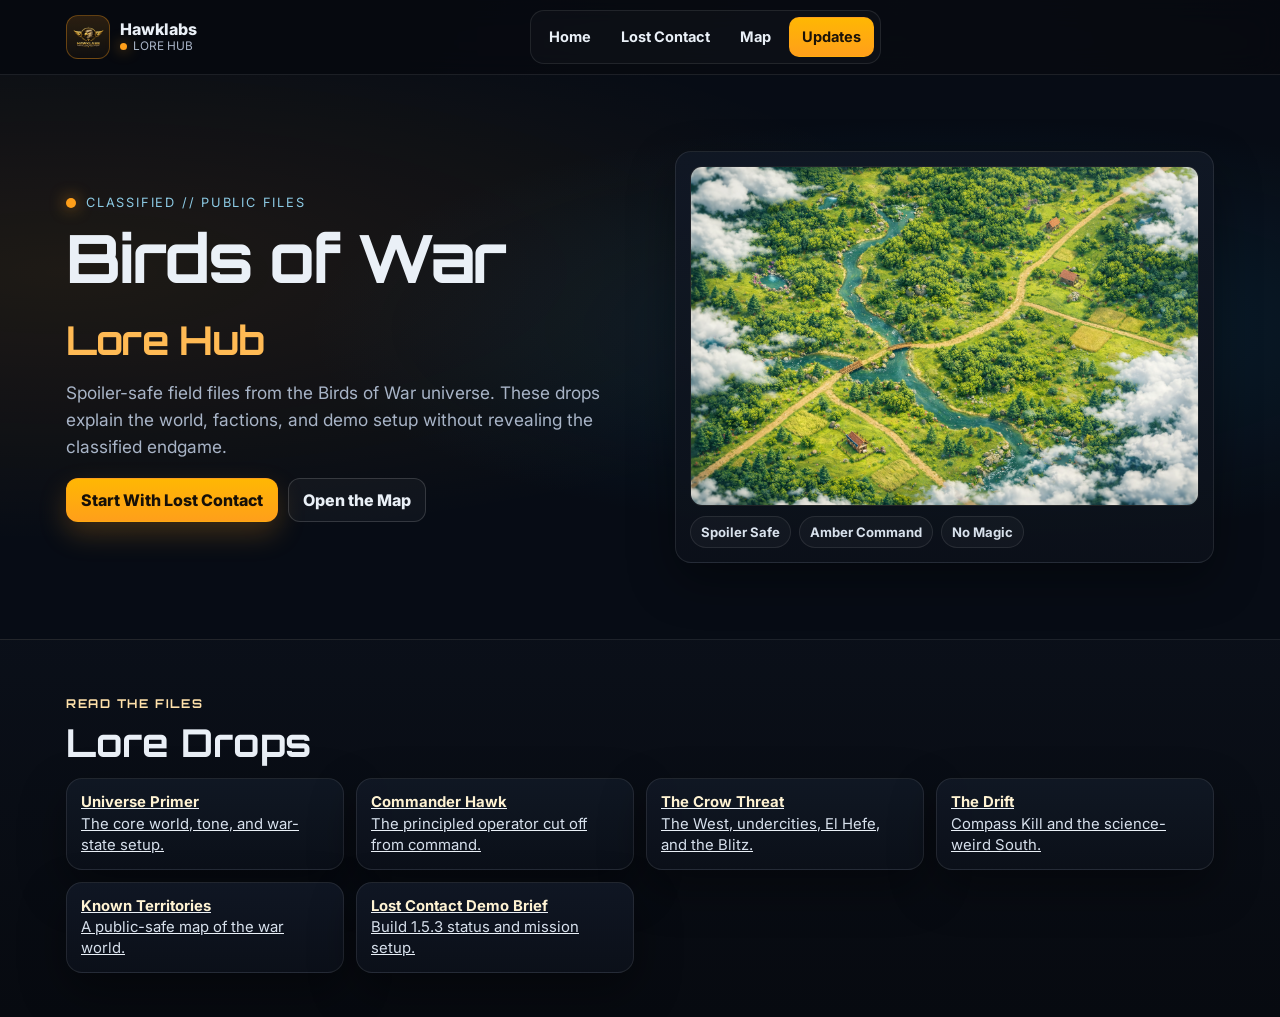
<file: lore/index.html>
<!doctype html>
<html lang="en">
<head>
  <meta charset="utf-8" />
  <meta name="viewport" content="width=device-width,initial-scale=1" />
  <title>Hawklabs - Birds of War Lore Hub</title>
  <meta name="description" content="Spoiler-safe Birds of War lore drops from Hawklabs." />
  <link rel="preconnect" href="https://fonts.googleapis.com" />
  <link rel="preconnect" href="https://fonts.gstatic.com" crossorigin />
  <link href="https://fonts.googleapis.com/css2?family=Orbitron:wght@500;700&family=Inter:wght@400;600;700;800&display=swap" rel="stylesheet" />
  <link rel="stylesheet" href="/styles.css" />
</head>
<body>
  <header class="hl-topbar-wrap">
    <div class="hl-topbar">
      <a class="hl-brand" href="/" aria-label="Hawklabs home">
        <span class="hl-brand-btn" aria-hidden="true"><img src="/assets/button_logo_brand.png" alt="" /></span>
        <span class="hl-brand-text">
          <span class="hl-brand-title">Hawklabs</span>
          <span class="hl-brand-sub"><span class="dot"></span>LORE HUB</span>
        </span>
      </a>
      <nav class="hl-nav" aria-label="Primary">
        <a href="/">Home</a>
        <a href="/#game">Lost Contact</a>
        <a href="/#map">Map</a>
        <a href="/#contact" class="is-cta">Updates</a>
      </nav>
    </div>
  </header>

  <main>
    <section class="hl-hero">
      <div class="hl-hero-inner">
        <div class="hl-hero-copy">
          <div class="hl-kicker"><span class="amber-dot"></span>CLASSIFIED // PUBLIC FILES</div>
          <h1>Birds of War<br /><span class="dim">Lore Hub</span></h1>
          <p>
            Spoiler-safe field files from the Birds of War universe. These drops explain
            the world, factions, and demo setup without revealing the classified endgame.
          </p>
          <div class="hl-hero-actions">
            <a class="hl-btn primary" href="/lore/lost-contact/">Start With Lost Contact</a>
            <a class="hl-btn" href="/lore/known-territories/">Open the Map</a>
          </div>
        </div>
        <aside class="hl-hero-card">
          <img src="/assets/north_landscape.png" alt="Northern Territory landscape" />
          <div class="meta">
            <span class="hl-chip">Spoiler Safe</span>
            <span class="hl-chip">Amber Command</span>
            <span class="hl-chip">No Magic</span>
          </div>
        </aside>
      </div>
    </section>

    <section class="hl-section">
      <div class="hl-section-head">
        <p class="eyebrow">Read the files</p>
        <h2>Lore Drops</h2>
      </div>
      <div class="hl-mini-grid hl-lore-grid">
        <a class="hl-card" href="/lore/universe/">
          <div class="caption"><strong>Universe Primer</strong><br />The core world, tone, and war-state setup.</div>
        </a>
        <a class="hl-card" href="/lore/commander-hawk/">
          <div class="caption"><strong>Commander Hawk</strong><br />The principled operator cut off from command.</div>
        </a>
        <a class="hl-card" href="/lore/crow-threat/">
          <div class="caption"><strong>The Crow Threat</strong><br />The West, undercities, El Hefe, and the Blitz.</div>
        </a>
        <a class="hl-card" href="/lore/the-drift/">
          <div class="caption"><strong>The Drift</strong><br />Compass Kill and the science-weird South.</div>
        </a>
        <a class="hl-card" href="/lore/known-territories/">
          <div class="caption"><strong>Known Territories</strong><br />A public-safe map of the war world.</div>
        </a>
        <a class="hl-card" href="/lore/lost-contact/">
          <div class="caption"><strong>Lost Contact Demo Brief</strong><br />Build 1.5.3 status and mission setup.</div>
        </a>
      </div>
    </section>
  </main>
</body>
</html>
</file>
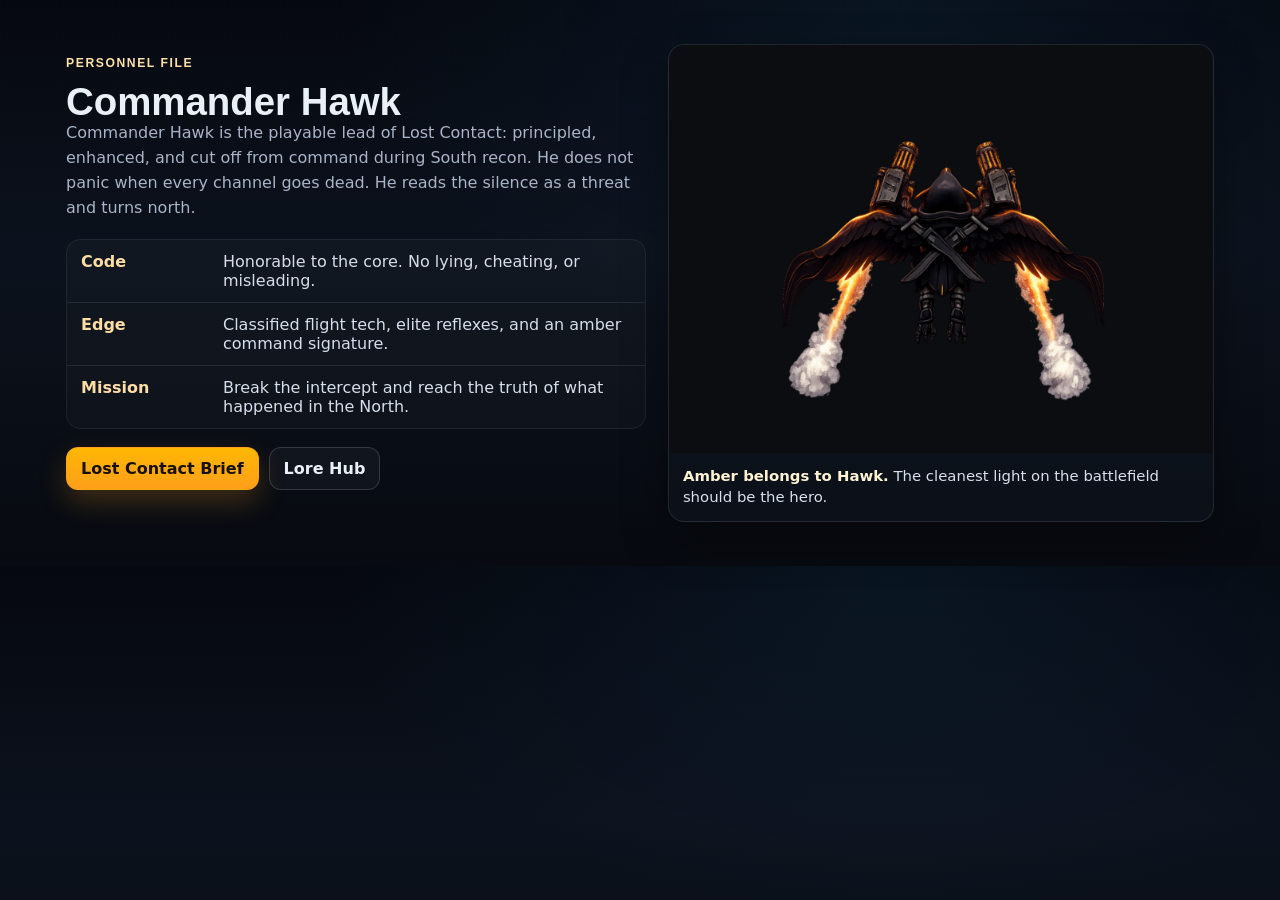
<file: lore/commander-hawk/index.html>
<!doctype html>
<html lang="en">
<head>
  <meta charset="utf-8" />
  <meta name="viewport" content="width=device-width,initial-scale=1" />
  <title>Commander Hawk - Birds of War</title>
  <link rel="stylesheet" href="/styles.css" />
</head>
<body>
  <main class="hl-section hl-split">
    <div>
      <p class="eyebrow">Personnel File</p>
      <h2>Commander Hawk</h2>
      <p class="sub">
        Commander Hawk is the playable lead of Lost Contact: principled, enhanced,
        and cut off from command during South recon. He does not panic when every channel
        goes dead. He reads the silence as a threat and turns north.
      </p>
      <div class="hl-ladder">
        <div class="hl-ladder-row"><div class="label">Code</div><div class="desc">Honorable to the core. No lying, cheating, or misleading.</div></div>
        <div class="hl-ladder-row"><div class="label">Edge</div><div class="desc">Classified flight tech, elite reflexes, and an amber command signature.</div></div>
        <div class="hl-ladder-row"><div class="label">Mission</div><div class="desc">Break the intercept and reach the truth of what happened in the North.</div></div>
      </div>
      <div class="hl-brand-actions"><a class="hl-btn primary" href="/lore/lost-contact/">Lost Contact Brief</a><a class="hl-btn" href="/lore/">Lore Hub</a></div>
    </div>
    <article class="hl-card hl-media-card">
      <img src="/assets/commander_hawk_boost.png" alt="Commander Hawk boosting north" />
      <div class="caption"><strong>Amber belongs to Hawk.</strong> The cleanest light on the battlefield should be the hero.</div>
    </article>
  </main>
</body>
</html>
</file>
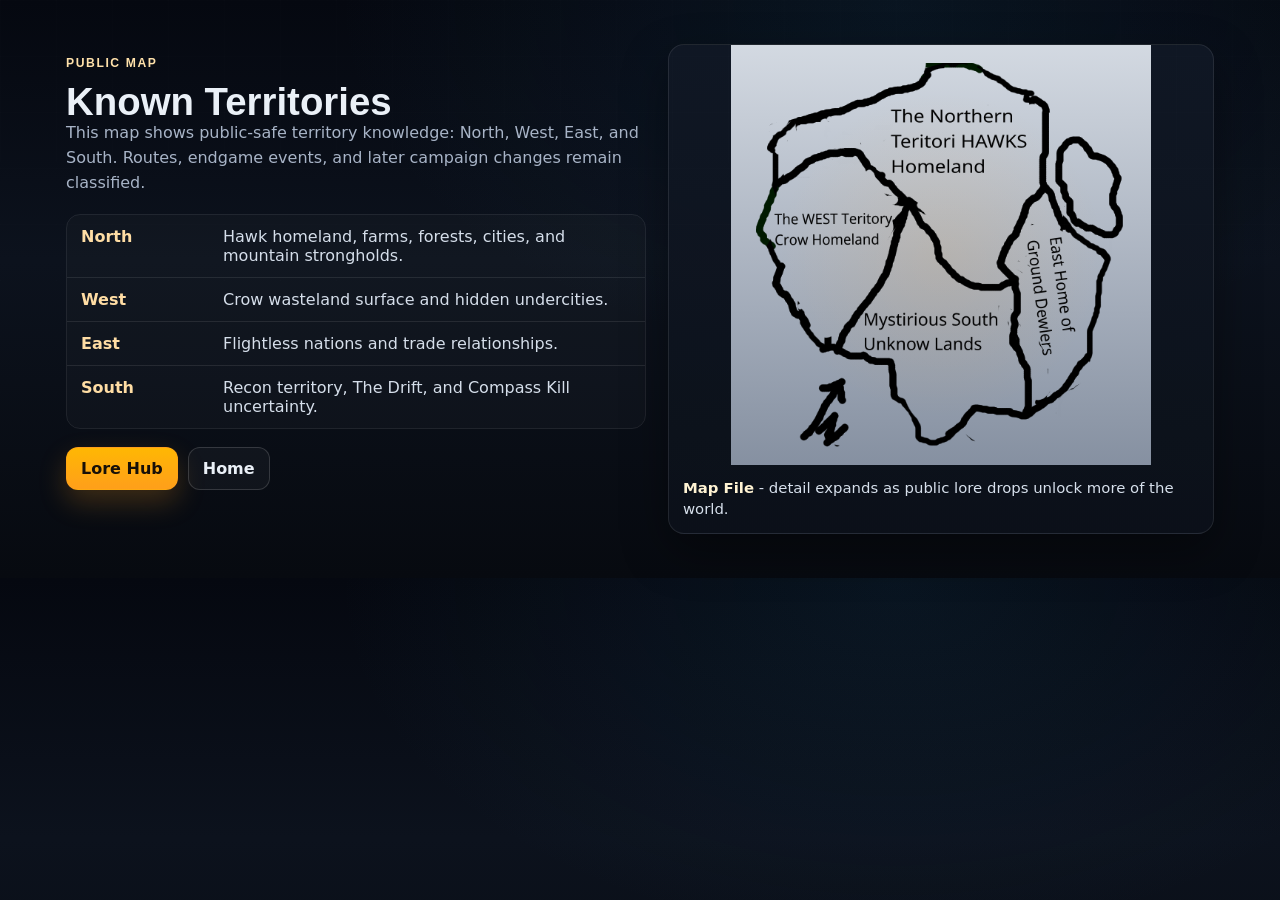
<file: lore/crow-threat/index.html>
<!doctype html>
<html lang="en">
<head>
  <meta charset="utf-8" />
  <meta name="viewport" content="width=device-width,initial-scale=1" />
  <title>Known Territories - Birds of War</title>
  <link rel="stylesheet" href="/styles.css" />
</head>
<body>
  <main class="hl-section hl-split">
    <div>
      <p class="eyebrow">Public Map</p>
      <h2>Known Territories</h2>
      <p class="sub">
        This map shows public-safe territory knowledge: North, West, East, and South.
        Routes, endgame events, and later campaign changes remain classified.
      </p>
      <div class="hl-ladder">
        <div class="hl-ladder-row"><div class="label">North</div><div class="desc">Hawk homeland, farms, forests, cities, and mountain strongholds.</div></div>
        <div class="hl-ladder-row"><div class="label">West</div><div class="desc">Crow wasteland surface and hidden undercities.</div></div>
        <div class="hl-ladder-row"><div class="label">East</div><div class="desc">Flightless nations and trade relationships.</div></div>
        <div class="hl-ladder-row"><div class="label">South</div><div class="desc">Recon territory, The Drift, and Compass Kill uncertainty.</div></div>
      </div>
      <div class="hl-brand-actions"><a class="hl-btn primary" href="/lore/">Lore Hub</a><a class="hl-btn" href="/">Home</a></div>
    </div>
    <article class="hl-card hl-map-card">
      <img src="/assets/bow_known_territories_map.png" alt="Known territories map" />
      <div class="caption"><strong>Map File</strong> - detail expands as public lore drops unlock more of the world.</div>
    </article>
  </main>
</body>
</html>
</file>
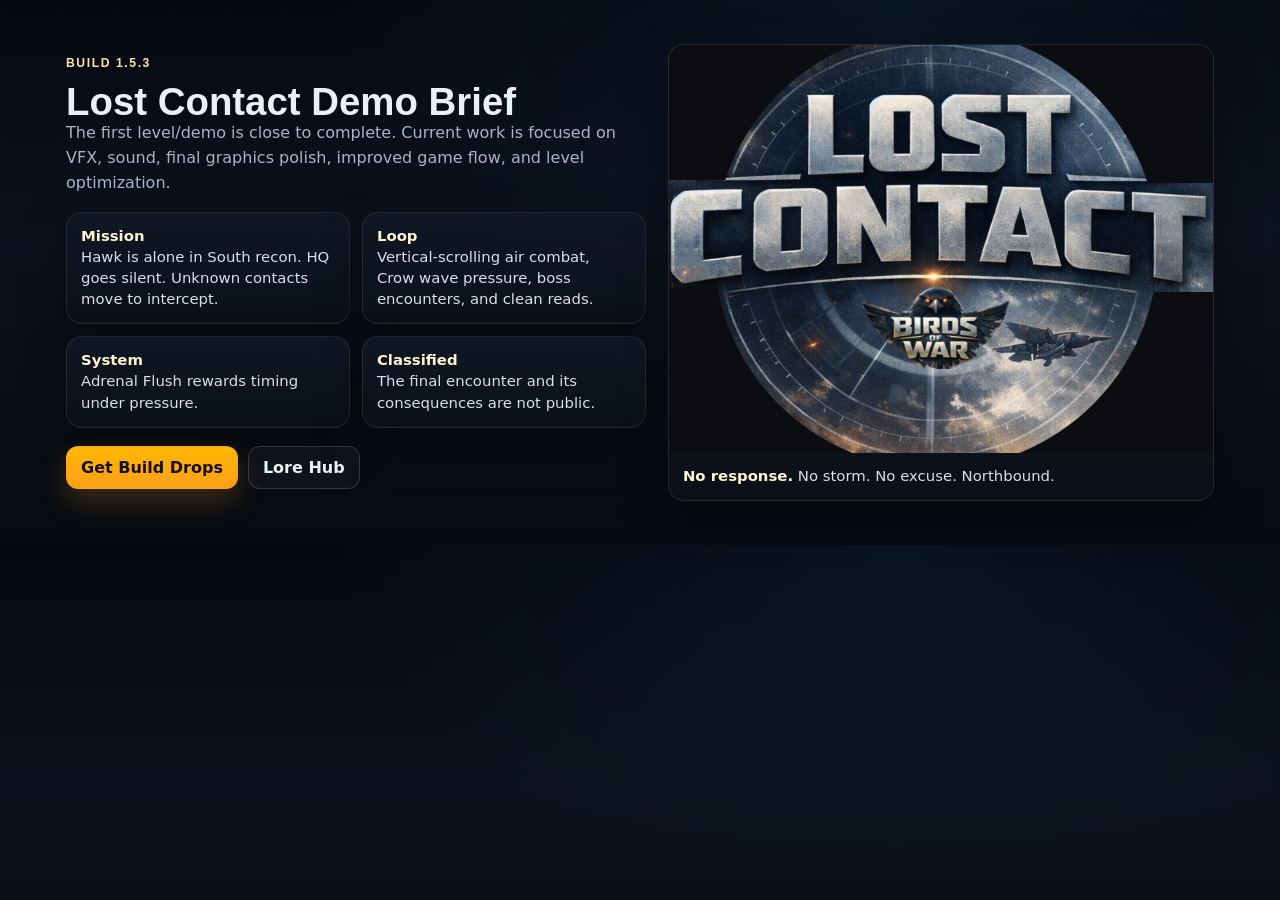
<file: lore/lost-contact/index.html>
<!doctype html>
<html lang="en">
<head>
  <meta charset="utf-8" />
  <meta name="viewport" content="width=device-width,initial-scale=1" />
  <title>Lost Contact Demo Brief - Birds of War</title>
  <link rel="stylesheet" href="/styles.css" />
</head>
<body>
  <main class="hl-section hl-split">
    <div>
      <p class="eyebrow">Build 1.5.3</p>
      <h2>Lost Contact Demo Brief</h2>
      <p class="sub">
        The first level/demo is close to complete. Current work is focused on VFX,
        sound, final graphics polish, improved game flow, and level optimization.
      </p>
      <div class="hl-mini-grid">
        <article class="hl-card"><div class="caption"><strong>Mission</strong><br />Hawk is alone in South recon. HQ goes silent. Unknown contacts move to intercept.</div></article>
        <article class="hl-card"><div class="caption"><strong>Loop</strong><br />Vertical-scrolling air combat, Crow wave pressure, boss encounters, and clean reads.</div></article>
        <article class="hl-card"><div class="caption"><strong>System</strong><br />Adrenal Flush rewards timing under pressure.</div></article>
        <article class="hl-card"><div class="caption"><strong>Classified</strong><br />The final encounter and its consequences are not public.</div></article>
      </div>
      <div class="hl-brand-actions"><a class="hl-btn primary" href="/#contact">Get Build Drops</a><a class="hl-btn" href="/lore/">Lore Hub</a></div>
    </div>
    <article class="hl-card hl-media-card">
      <img src="/assets/lost_contact_compass_logo.png" alt="Lost Contact compass logo" />
      <div class="caption"><strong>No response.</strong> No storm. No excuse. Northbound.</div>
    </article>
  </main>
</body>
</html>
</file>
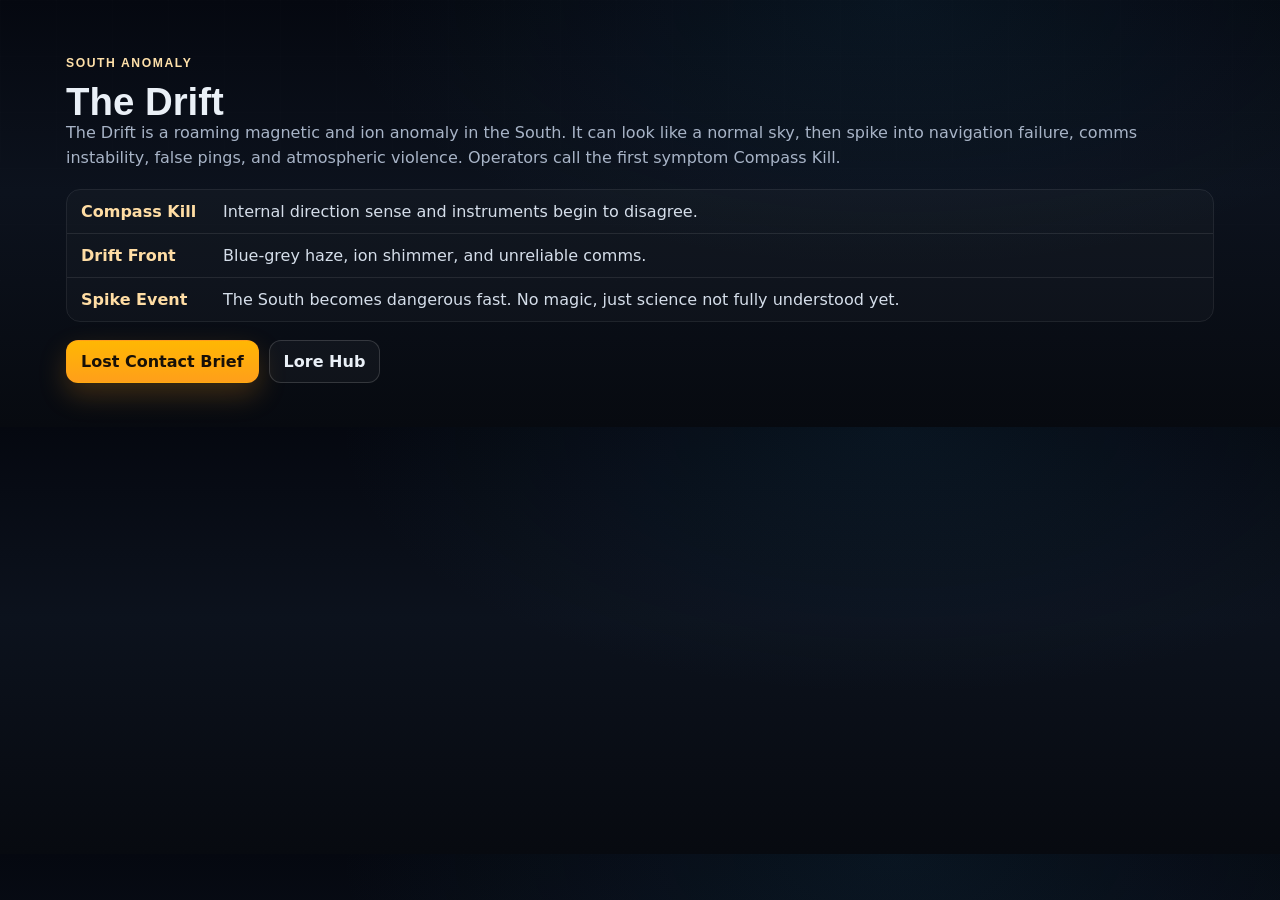
<file: lore/the-drift/index.html>
<!doctype html>
<html lang="en">
<head>
  <meta charset="utf-8" />
  <meta name="viewport" content="width=device-width,initial-scale=1" />
  <title>The Drift - Birds of War</title>
  <link rel="stylesheet" href="/styles.css" />
</head>
<body>
  <main class="hl-section">
    <p class="eyebrow">South Anomaly</p>
    <h2>The Drift</h2>
    <p class="sub">
      The Drift is a roaming magnetic and ion anomaly in the South. It can look like a
      normal sky, then spike into navigation failure, comms instability, false pings, and
      atmospheric violence. Operators call the first symptom Compass Kill.
    </p>
    <div class="hl-ladder">
      <div class="hl-ladder-row"><div class="label">Compass Kill</div><div class="desc">Internal direction sense and instruments begin to disagree.</div></div>
      <div class="hl-ladder-row"><div class="label">Drift Front</div><div class="desc">Blue-grey haze, ion shimmer, and unreliable comms.</div></div>
      <div class="hl-ladder-row"><div class="label">Spike Event</div><div class="desc">The South becomes dangerous fast. No magic, just science not fully understood yet.</div></div>
    </div>
    <div class="hl-brand-actions"><a class="hl-btn primary" href="/lore/lost-contact/">Lost Contact Brief</a><a class="hl-btn" href="/lore/">Lore Hub</a></div>
  </main>
</body>
</html>
</file>
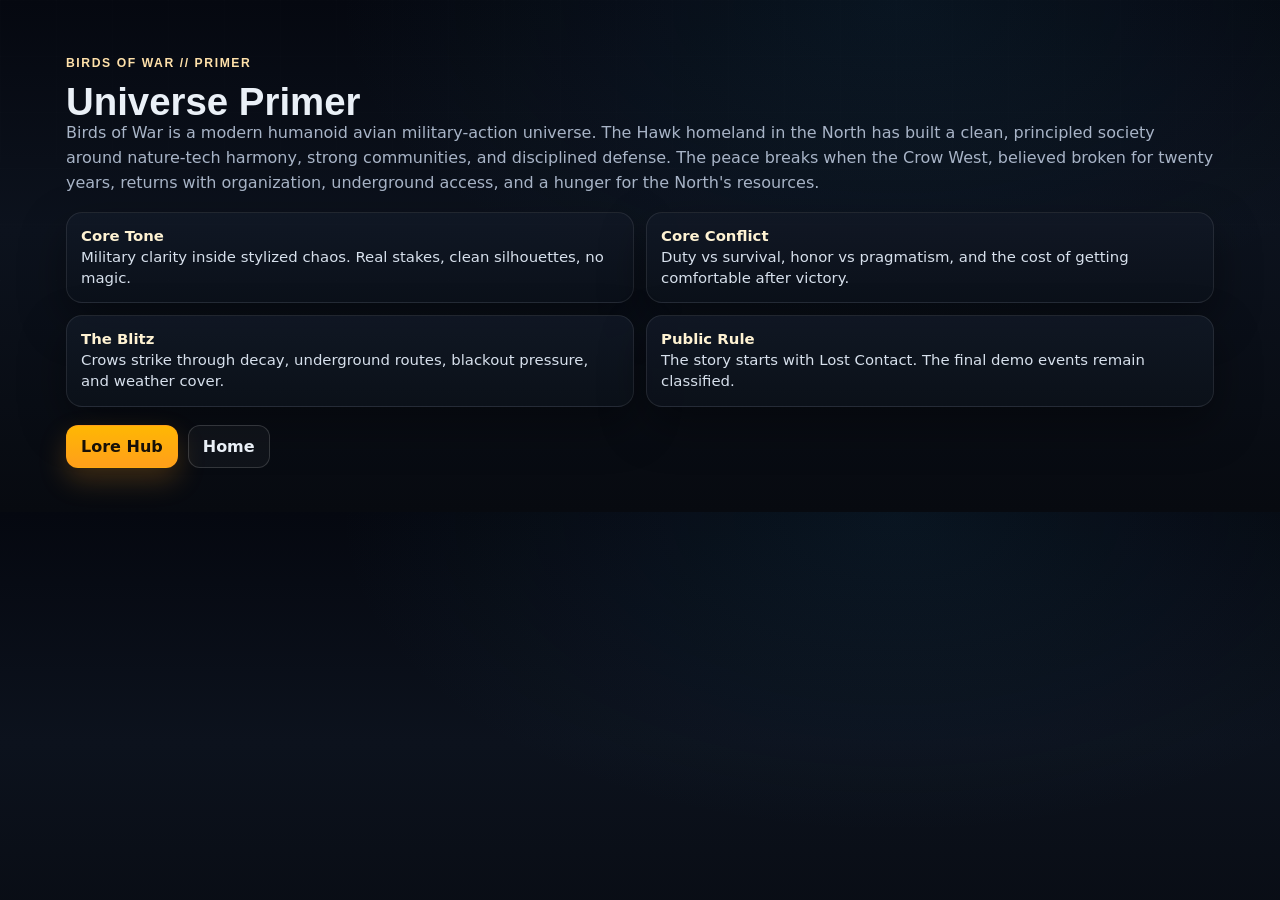
<file: lore/universe/index.html>
<!doctype html>
<html lang="en">
<head>
  <meta charset="utf-8" />
  <meta name="viewport" content="width=device-width,initial-scale=1" />
  <title>Universe Primer - Birds of War</title>
  <link rel="stylesheet" href="/styles.css" />
</head>
<body>
  <main class="hl-section">
    <p class="eyebrow">Birds of War // Primer</p>
    <h2>Universe Primer</h2>
    <p class="sub">
      Birds of War is a modern humanoid avian military-action universe. The Hawk homeland
      in the North has built a clean, principled society around nature-tech harmony,
      strong communities, and disciplined defense. The peace breaks when the Crow West,
      believed broken for twenty years, returns with organization, underground access,
      and a hunger for the North's resources.
    </p>

    <div class="hl-mini-grid">
      <article class="hl-card"><div class="caption"><strong>Core Tone</strong><br />Military clarity inside stylized chaos. Real stakes, clean silhouettes, no magic.</div></article>
      <article class="hl-card"><div class="caption"><strong>Core Conflict</strong><br />Duty vs survival, honor vs pragmatism, and the cost of getting comfortable after victory.</div></article>
      <article class="hl-card"><div class="caption"><strong>The Blitz</strong><br />Crows strike through decay, underground routes, blackout pressure, and weather cover.</div></article>
      <article class="hl-card"><div class="caption"><strong>Public Rule</strong><br />The story starts with Lost Contact. The final demo events remain classified.</div></article>
    </div>

    <div class="hl-brand-actions">
      <a class="hl-btn primary" href="/lore/">Lore Hub</a>
      <a class="hl-btn" href="/">Home</a>
    </div>
  </main>
</body>
</html>
</file>
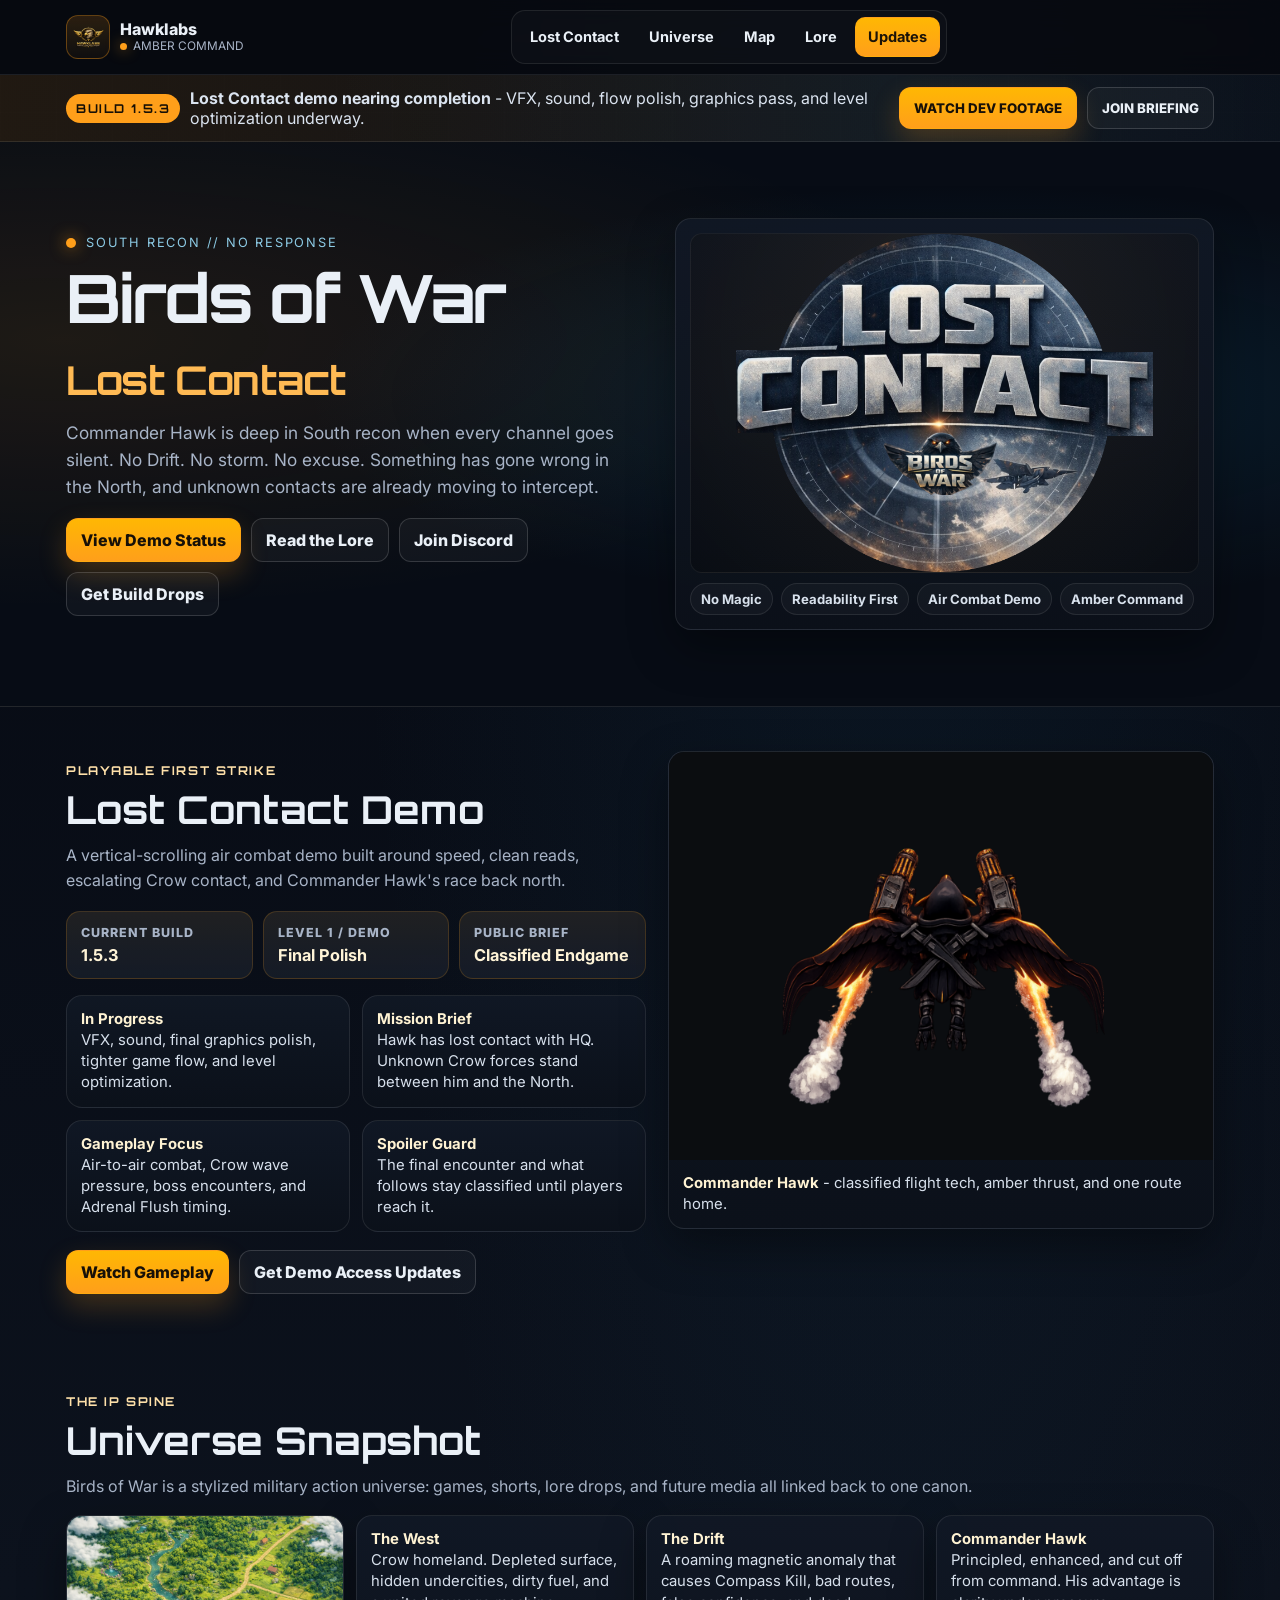
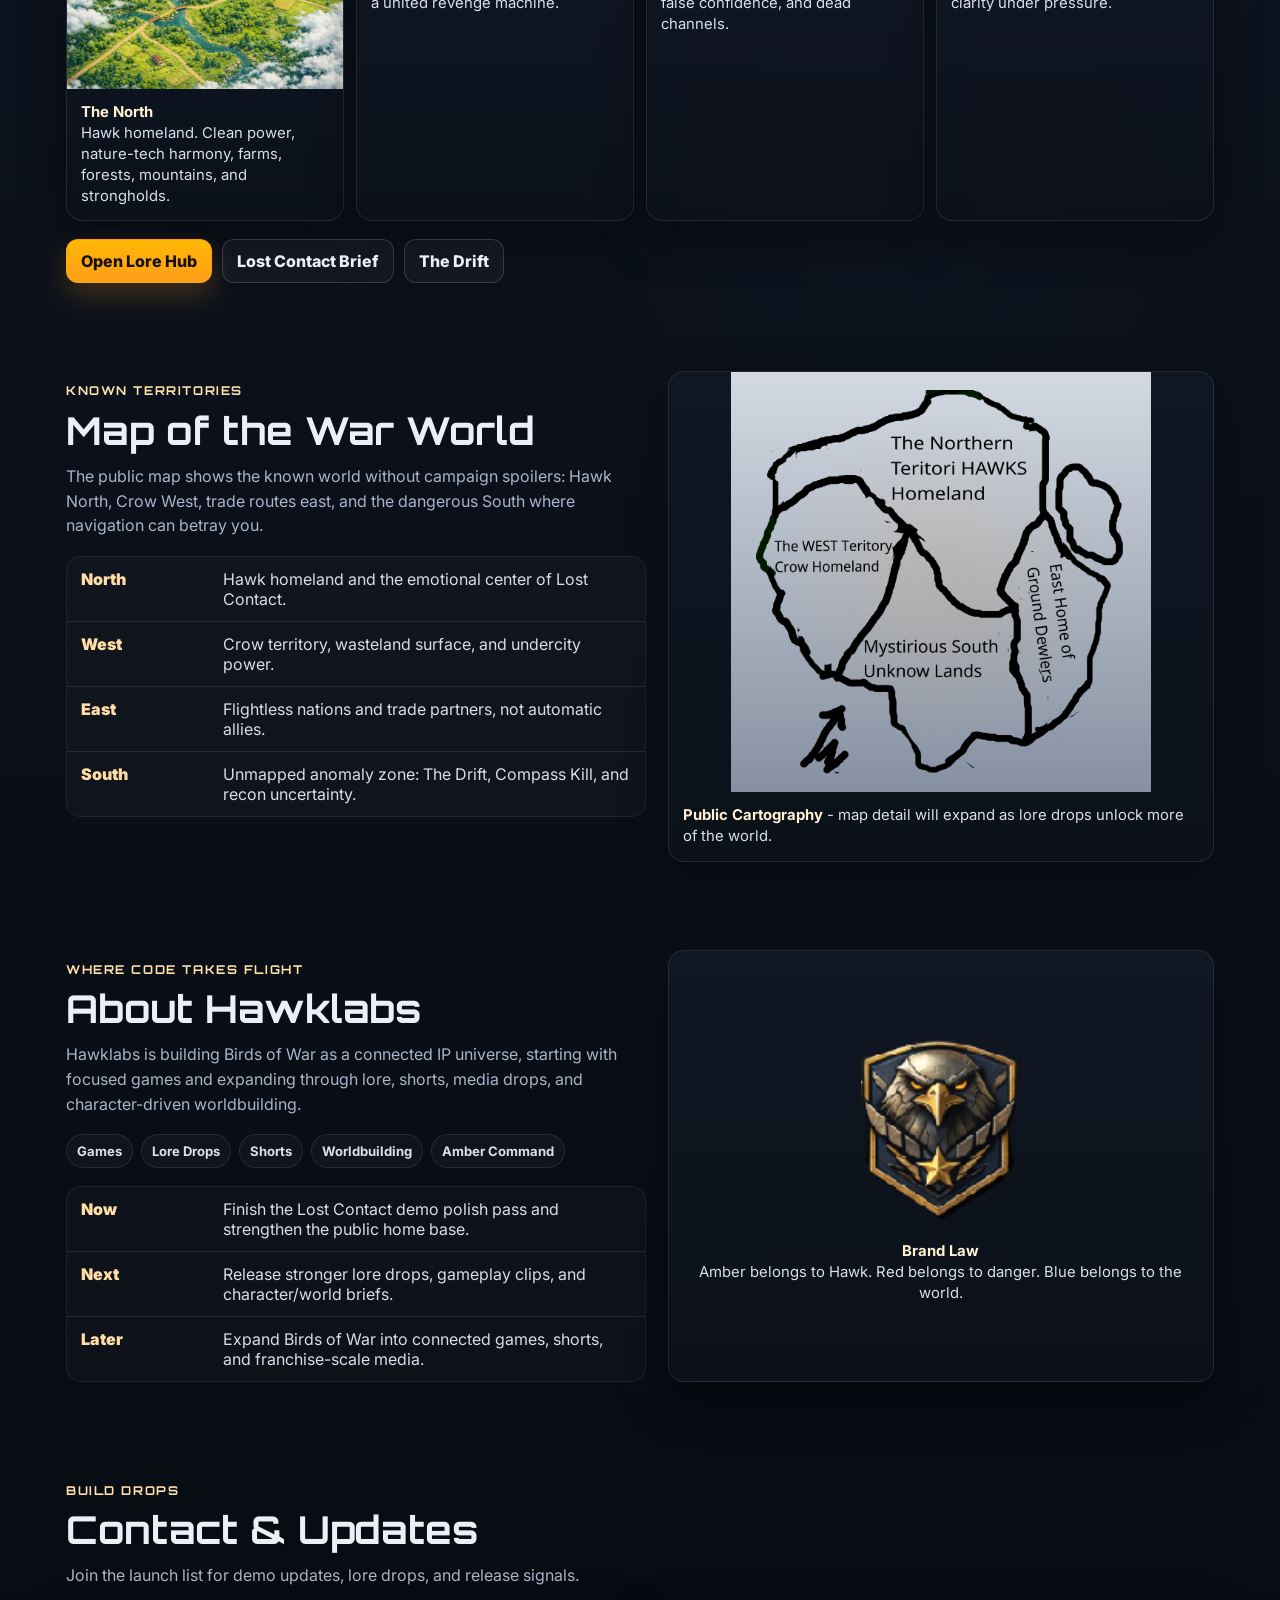
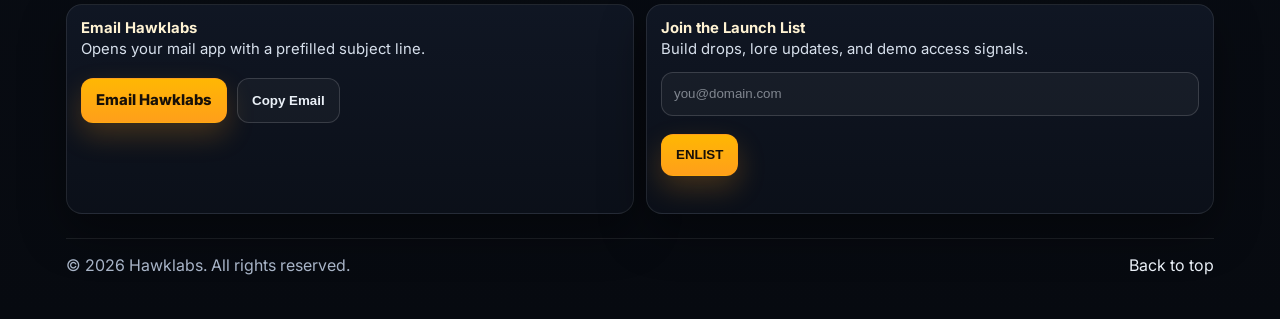
<file: birds-of-war.html>
<!doctype html>
<html lang="en">
<head>
  <meta charset="utf-8" />
  <meta name="viewport" content="width=device-width,initial-scale=1" />
  <meta name="theme-color" content="#0A0C10" />
  <title>Hawklabs - Birds of War: Lost Contact</title>
  <meta
    name="description"
    content="Hawklabs is building Birds of War, a stylized military action universe launching through Lost Contact, lore drops, games, and media."
  />
  <link rel="preconnect" href="https://fonts.googleapis.com" />
  <link rel="preconnect" href="https://fonts.gstatic.com" crossorigin />
  <link
    href="https://fonts.googleapis.com/css2?family=Orbitron:wght@500;700&family=Inter:wght@400;600;700;800&display=swap"
    rel="stylesheet"
  />
  <link rel="stylesheet" href="styles.css" />
</head>
<body>
  <header class="hl-topbar-wrap">
    <div class="hl-topbar">
      <a class="hl-brand" href="#top" aria-label="Hawklabs home">
        <span class="hl-brand-btn" aria-hidden="true">
          <img src="assets/button_logo_brand.png" alt="" />
        </span>
        <span class="hl-brand-text">
          <span class="hl-brand-title">Hawklabs</span>
          <span class="hl-brand-sub"><span class="dot"></span>AMBER COMMAND</span>
        </span>
      </a>

      <nav class="hl-nav" aria-label="Primary">
        <a href="#game">Lost Contact</a>
        <a href="#universe">Universe</a>
        <a href="#map">Map</a>
        <a href="/lore/">Lore</a>
        <a href="#contact" class="is-cta">Updates</a>
      </nav>

      <button
        class="hl-menu-btn"
        id="navbtn"
        type="button"
        aria-label="Open menu"
        aria-expanded="false"
      >
        MENU
      </button>
    </div>

    <nav class="hl-nav open" id="mobileNav" hidden aria-label="Mobile navigation">
      <a href="#game">Lost Contact</a>
      <a href="#universe">Universe</a>
      <a href="#map">Map</a>
      <a href="/lore/">Lore</a>
      <a href="#contact" class="is-cta">Updates</a>
    </nav>
  </header>

  <main id="top">
    <section class="hl-warfeed" aria-label="Build status">
      <div class="hl-warfeed-inner">
        <span class="hl-warfeed-tag">BUILD 1.5.3</span>
        <span class="hl-warfeed-text">
          <strong>Lost Contact demo nearing completion</strong> - VFX, sound, flow polish, graphics pass, and level optimization underway.
        </span>
        <a class="hl-btn primary hl-warfeed-cta" href="https://youtu.be/Neox2KdepFM?si=veAXIGkG1eI2sr_r" target="_blank" rel="noopener">WATCH DEV FOOTAGE</a>
        <a class="hl-btn hl-warfeed-cta" href="https://discord.gg/Pje6kHaK" target="_blank" rel="noopener">JOIN BRIEFING</a>
      </div>
    </section>

    <section class="hl-hero">
      <div class="hl-hero-inner">
        <div class="hl-hero-copy">
          <div class="hl-kicker">
            <span class="amber-dot" aria-hidden="true"></span>
            SOUTH RECON // NO RESPONSE
          </div>

          <h1>
            Birds of War<br />
            <span class="dim">Lost Contact</span>
          </h1>

          <p>
            Commander Hawk is deep in South recon when every channel goes silent.
            No Drift. No storm. No excuse. Something has gone wrong in the North,
            and unknown contacts are already moving to intercept.
          </p>

          <div class="hl-hero-actions">
            <a class="hl-btn primary" href="#game">View Demo Status</a>
            <a class="hl-btn" href="/lore/">Read the Lore</a>
            <a class="hl-btn" href="https://discord.gg/Pje6kHaK" target="_blank" rel="noopener">Join Discord</a>
            <a class="hl-btn" href="#contact">Get Build Drops</a>
          </div>
        </div>

        <aside class="hl-hero-card" aria-label="Lost Contact key visual">
          <img
            src="assets/lost_contact_compass_logo.png"
            alt="Lost Contact compass logo"
            loading="eager"
          />
          <div class="meta">
            <span class="hl-chip">No Magic</span>
            <span class="hl-chip">Readability First</span>
            <span class="hl-chip">Air Combat Demo</span>
            <span class="hl-chip">Amber Command</span>
          </div>
        </aside>
      </div>
    </section>

    <section class="hl-section hl-split" id="game">
      <div class="hl-copy-block">
        <div class="hl-section-head">
          <p class="eyebrow">Playable first strike</p>
          <h2>Lost Contact Demo</h2>
        </div>
        <p class="sub">
          A vertical-scrolling air combat demo built around speed, clean reads,
          escalating Crow contact, and Commander Hawk's race back north.
        </p>

        <div class="hl-status-panel">
          <div>
            <span class="hl-status-label">Current Build</span>
            <strong>1.5.3</strong>
          </div>
          <div>
            <span class="hl-status-label">Level 1 / Demo</span>
            <strong>Final Polish</strong>
          </div>
          <div>
            <span class="hl-status-label">Public Brief</span>
            <strong>Classified Endgame</strong>
          </div>
        </div>

        <div class="hl-mini-grid hl-feature-grid">
          <article class="hl-card">
            <div class="caption">
              <strong>In Progress</strong><br />
              VFX, sound, final graphics polish, tighter game flow, and level optimization.
            </div>
          </article>
          <article class="hl-card">
            <div class="caption">
              <strong>Mission Brief</strong><br />
              Hawk has lost contact with HQ. Unknown Crow forces stand between him and the North.
            </div>
          </article>
          <article class="hl-card">
            <div class="caption">
              <strong>Gameplay Focus</strong><br />
              Air-to-air combat, Crow wave pressure, boss encounters, and Adrenal Flush timing.
            </div>
          </article>
          <article class="hl-card">
            <div class="caption">
              <strong>Spoiler Guard</strong><br />
              The final encounter and what follows stay classified until players reach it.
            </div>
          </article>
        </div>

        <div class="hl-brand-actions">
          <a class="hl-btn primary" href="https://youtu.be/Neox2KdepFM?si=veAXIGkG1eI2sr_r" target="_blank" rel="noopener">Watch Gameplay</a>
          <a class="hl-btn" href="#contact">Get Demo Access Updates</a>
        </div>
      </div>

      <div class="hl-visual-stack">
        <article class="hl-card hl-media-card">
          <img src="assets/commander_hawk_boost.png" alt="Commander Hawk boosting north" loading="lazy" />
          <div class="caption">
            <strong>Commander Hawk</strong> - classified flight tech, amber thrust, and one route home.
          </div>
        </article>
      </div>
    </section>

    <section class="hl-section" id="universe">
      <div class="hl-section-head">
        <p class="eyebrow">The IP spine</p>
        <h2>Universe Snapshot</h2>
      </div>
      <p class="sub">
        Birds of War is a stylized military action universe: games, shorts, lore drops,
        and future media all linked back to one canon.
      </p>

      <div class="hl-mini-grid hl-lore-grid">
        <article class="hl-card">
          <img src="assets/north_landscape.png" alt="Northern Territory green homeland landscape" loading="lazy" />
          <div class="caption">
            <strong>The North</strong><br />
            Hawk homeland. Clean power, nature-tech harmony, farms, forests, mountains, and strongholds.
          </div>
        </article>

        <article class="hl-card">
          <div class="caption">
            <strong>The West</strong><br />
            Crow homeland. Depleted surface, hidden undercities, dirty fuel, and a united revenge machine.
          </div>
        </article>

        <article class="hl-card">
          <div class="caption">
            <strong>The Drift</strong><br />
            A roaming magnetic anomaly that causes Compass Kill, bad routes, false confidence, and dead channels.
          </div>
        </article>

        <article class="hl-card">
          <div class="caption">
            <strong>Commander Hawk</strong><br />
            Principled, enhanced, and cut off from command. His advantage is clarity under pressure.
          </div>
        </article>
      </div>

      <div class="hl-brand-actions">
        <a class="hl-btn primary" href="/lore/">Open Lore Hub</a>
        <a class="hl-btn" href="/lore/lost-contact/">Lost Contact Brief</a>
        <a class="hl-btn" href="/lore/the-drift/">The Drift</a>
      </div>
    </section>

    <section class="hl-section hl-split" id="map">
      <div class="hl-copy-block">
        <div class="hl-section-head">
          <p class="eyebrow">Known territories</p>
          <h2>Map of the War World</h2>
        </div>
        <p class="sub">
          The public map shows the known world without campaign spoilers: Hawk North,
          Crow West, trade routes east, and the dangerous South where navigation can betray you.
        </p>

        <div class="hl-ladder">
          <div class="hl-ladder-row">
            <div class="label">North</div>
            <div class="desc">Hawk homeland and the emotional center of Lost Contact.</div>
          </div>
          <div class="hl-ladder-row">
            <div class="label">West</div>
            <div class="desc">Crow territory, wasteland surface, and undercity power.</div>
          </div>
          <div class="hl-ladder-row">
            <div class="label">East</div>
            <div class="desc">Flightless nations and trade partners, not automatic allies.</div>
          </div>
          <div class="hl-ladder-row">
            <div class="label">South</div>
            <div class="desc">Unmapped anomaly zone: The Drift, Compass Kill, and recon uncertainty.</div>
          </div>
        </div>
      </div>

      <article class="hl-card hl-map-card">
        <img src="assets/bow_known_territories_map.png" alt="Simple Birds of War known territories map" loading="lazy" />
        <div class="caption">
          <strong>Public Cartography</strong> - map detail will expand as lore drops unlock more of the world.
        </div>
      </article>
    </section>

    <section class="hl-section hl-split" id="hawklabs">
      <div class="hl-copy-block">
        <div class="hl-section-head">
          <p class="eyebrow">Where code takes flight</p>
          <h2>About Hawklabs</h2>
        </div>
        <p class="sub">
          Hawklabs is building Birds of War as a connected IP universe, starting with
          focused games and expanding through lore, shorts, media drops, and character-driven worldbuilding.
        </p>

        <div class="hl-pill-row">
          <span class="hl-pill">Games</span>
          <span class="hl-pill">Lore Drops</span>
          <span class="hl-pill">Shorts</span>
          <span class="hl-pill">Worldbuilding</span>
          <span class="hl-pill">Amber Command</span>
        </div>

        <div class="hl-ladder">
          <div class="hl-ladder-row">
            <div class="label">Now</div>
            <div class="desc">Finish the Lost Contact demo polish pass and strengthen the public home base.</div>
          </div>
          <div class="hl-ladder-row">
            <div class="label">Next</div>
            <div class="desc">Release stronger lore drops, gameplay clips, and character/world briefs.</div>
          </div>
          <div class="hl-ladder-row">
            <div class="label">Later</div>
            <div class="desc">Expand Birds of War into connected games, shorts, and franchise-scale media.</div>
          </div>
        </div>
      </div>

      <article class="hl-card hl-badge-card">
        <img src="assets/badge_of_hawks.png" alt="Badge of Hawks" loading="lazy" />
        <div class="caption">
          <strong>Brand Law</strong><br />
          Amber belongs to Hawk. Red belongs to danger. Blue belongs to the world.
        </div>
      </article>
    </section>

    <section class="hl-section" id="contact">
      <div class="hl-section-head">
        <p class="eyebrow">Build drops</p>
        <h2>Contact &amp; Updates</h2>
      </div>
      <p class="sub">
        Join the launch list for demo updates, lore drops, and release signals.
      </p>

      <div class="hl-mini-grid">
        <div class="hl-card">
          <div class="caption">
            <strong>Email Hawklabs</strong><br />
            Opens your mail app with a prefilled subject line.
            <div class="hl-brand-actions">
              <a class="hl-btn primary" id="emailBtn" href="#">Email Hawklabs</a>
              <button class="hl-btn" id="copyEmailBtn" type="button">Copy Email</button>
            </div>
            <div class="hl-form-note" id="copyStatus" role="status" aria-live="polite"></div>
          </div>
        </div>

        <div class="hl-card">
          <div class="caption">
            <strong>Join the Launch List</strong><br />
            Build drops, lore updates, and demo access signals.

            <form
              id="updatesForm"
              name="updates"
              method="POST"
              data-netlify="true"
              action="/thanks.html"
              netlify-honeypot="bot-field"
              class="hl-form"
            >
              <input type="hidden" name="form-name" value="updates" />
              <p class="hl-honeypot">
                <label>Do not fill this out: <input name="bot-field" /></label>
              </p>
              <label>
                <span class="sr-only">Email</span>
                <input type="email" name="email" placeholder="you@domain.com" required />
              </label>
              <div class="hl-brand-actions">
                <button class="hl-btn primary" type="submit">ENLIST</button>
              </div>
              <div id="updatesStatus" role="status" aria-live="polite" class="hl-form-note"></div>
            </form>
          </div>
        </div>
      </div>

      <footer class="hl-footer">
        <div>&copy; <span id="year"></span> Hawklabs. All rights reserved.</div>
        <div><a href="#top">Back to top</a></div>
      </footer>
    </section>
  </main>

  <script src="script.js"></script>
</body>
</html>
</file>
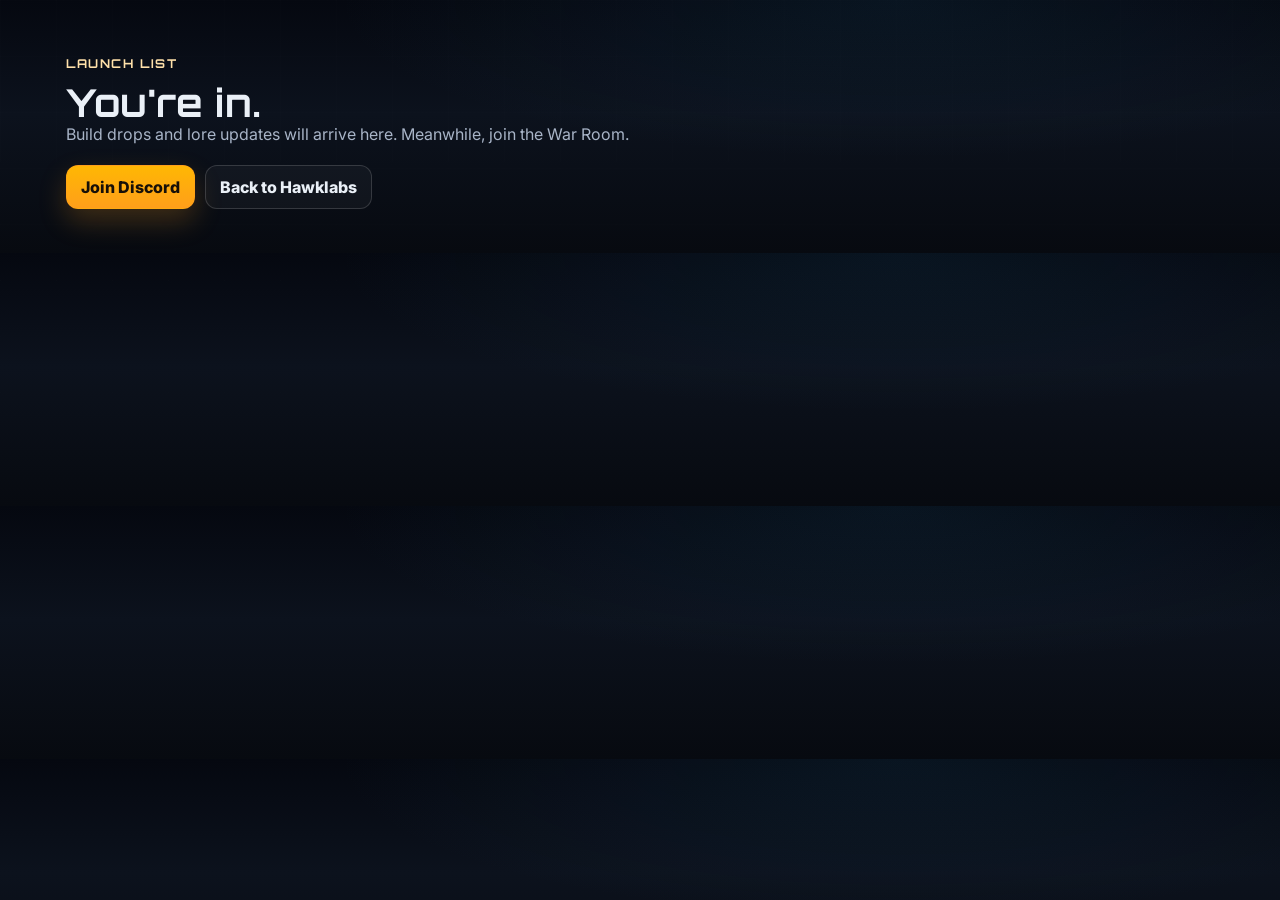
<file: thanks.html>
<!doctype html>
<html lang="en">
<head>
  <meta charset="utf-8" />
  <meta name="viewport" content="width=device-width,initial-scale=1" />
  <title>Hawklabs - You're In</title>
  <link rel="preconnect" href="https://fonts.googleapis.com" />
  <link rel="preconnect" href="https://fonts.gstatic.com" crossorigin />
  <link href="https://fonts.googleapis.com/css2?family=Orbitron:wght@500;700&family=Inter:wght@400;600;700;800&display=swap" rel="stylesheet" />
  <link rel="stylesheet" href="styles.css" />
</head>
<body>
  <main class="hl-section">
    <p class="eyebrow">Launch List</p>
    <h2>You're in.</h2>
    <p class="sub">
      Build drops and lore updates will arrive here. Meanwhile, join the War Room.
    </p>
    <div class="hl-brand-actions">
      <a class="hl-btn primary" href="https://discord.gg/Pje6kHaK" target="_blank" rel="noopener">Join Discord</a>
      <a class="hl-btn" href="/">Back to Hawklabs</a>
    </div>
  </main>
</body>
</html>
</file>
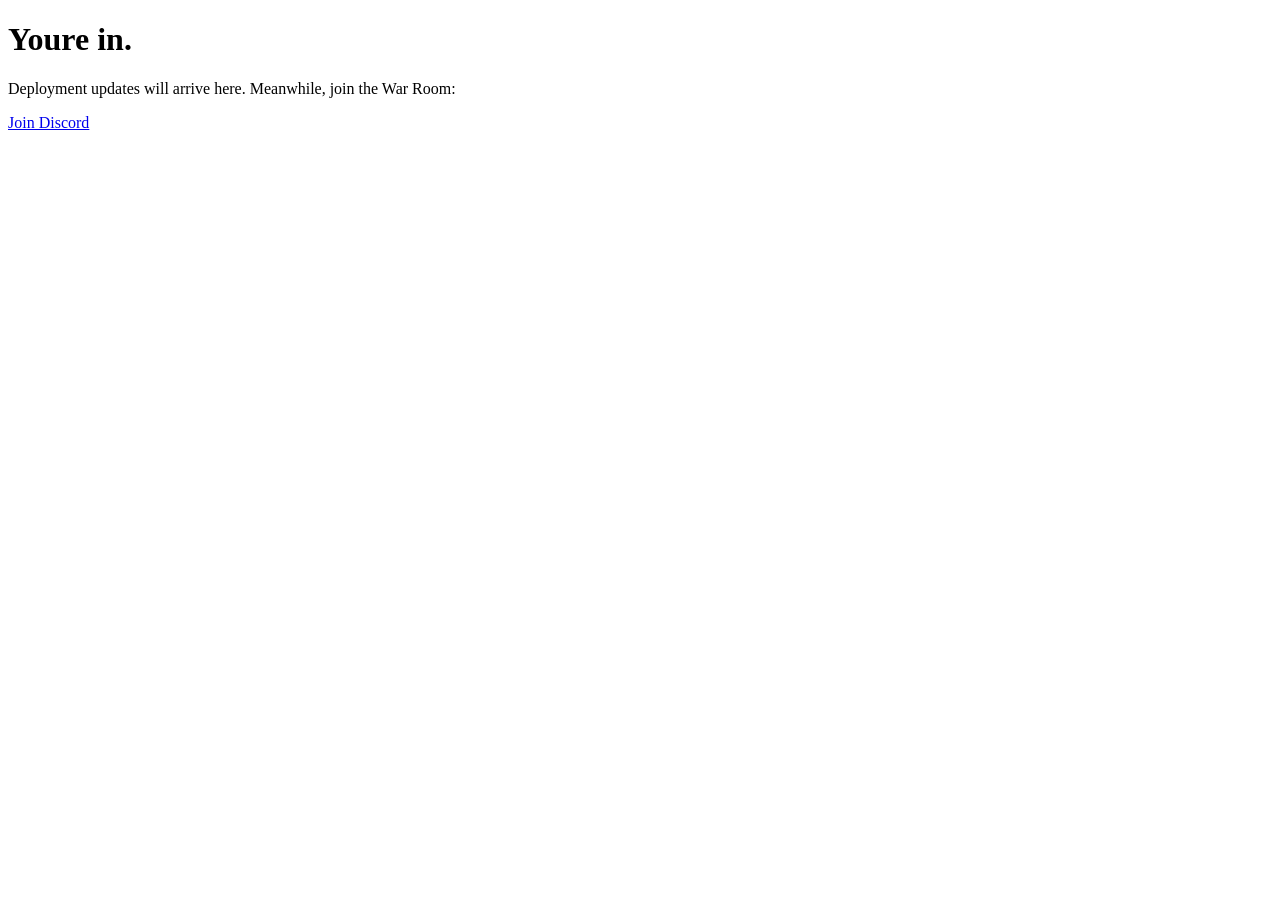
<file: lore/thanks.html>
<!doctype html>
<html>
<head><meta charset="utf-8"><title>Thanks</title></head>
<body>
  <h1>Youre in.</h1>
  <p>Deployment updates will arrive here. Meanwhile, join the War Room:</p>
  <p><a href="https://discord.gg/xY7yE93N" target="_blank" rel="noopener">Join Discord</a></p>
</body>
</html>
</file>
<file: styles.css>
:root {
  --bg: #070a10;
  --bg-2: #0c111a;
  --panel: #111825;
  --panel-2: #151d2a;
  --line: rgba(255, 255, 255, .09);
  --line-strong: rgba(255, 255, 255, .15);
  --text: #eaf0f7;
  --muted: #a8b4c7;
  --amber: #ff9f1a;
  --amber-hot: #ffb703;
  --gold: #d8a441;
  --storm: #1f2a38;
  --steel: #3a3f45;
  --ash: #6b6e72;
  --danger: #8b1e1e;
  --crow: #0b0d10;
  --shadow: 0 18px 46px rgba(0, 0, 0, .38);
  --radius: 16px;
  --max: 1180px;
}

* {
  box-sizing: border-box;
}

html {
  scroll-behavior: smooth;
}

body {
  margin: 0;
  color: var(--text);
  background:
    linear-gradient(180deg, rgba(31, 42, 56, .22), transparent 360px),
    linear-gradient(180deg, #06080d 0%, #0a0f17 46%, #070a10 100%);
  font-family: Inter, system-ui, -apple-system, BlinkMacSystemFont, "Segoe UI", sans-serif;
}

body::before {
  content: "";
  position: fixed;
  inset: 0;
  pointer-events: none;
  background-image:
    linear-gradient(rgba(255, 255, 255, .025) 1px, transparent 1px),
    linear-gradient(90deg, rgba(255, 255, 255, .018) 1px, transparent 1px);
  background-size: 56px 56px;
  mask-image: linear-gradient(180deg, rgba(0, 0, 0, .4), transparent 72%);
}

img {
  max-width: 100%;
}

a {
  color: inherit;
}

.sr-only {
  position: absolute;
  width: 1px;
  height: 1px;
  padding: 0;
  margin: -1px;
  overflow: hidden;
  clip: rect(0, 0, 0, 0);
  white-space: nowrap;
  border: 0;
}

.hl-topbar-wrap {
  position: sticky;
  top: 0;
  z-index: 50;
  background: rgba(7, 10, 16, .86);
  border-bottom: 1px solid var(--line);
  backdrop-filter: blur(14px);
}

.hl-topbar {
  max-width: var(--max);
  margin: 0 auto;
  padding: 10px 16px;
  display: grid;
  grid-template-columns: auto 1fr auto;
  gap: 16px;
  align-items: center;
}

.hl-brand {
  display: inline-flex;
  gap: 10px;
  align-items: center;
  min-width: 0;
  color: var(--text);
  text-decoration: none;
}

.hl-brand-btn {
  width: 44px;
  height: 44px;
  display: grid;
  place-items: center;
  flex: 0 0 auto;
  overflow: hidden;
  border: 1px solid rgba(255, 159, 26, .34);
  border-radius: 12px;
  background: linear-gradient(180deg, rgba(255, 159, 26, .15), rgba(255, 159, 26, .04));
}

.hl-brand-btn img {
  width: 31px;
  height: 31px;
  object-fit: contain;
  display: block;
}

.hl-brand-text {
  display: grid;
  gap: 2px;
  min-width: 0;
}

.hl-brand-title {
  font-weight: 800;
  line-height: 1;
}

.hl-brand-sub {
  color: var(--muted);
  font-size: .74rem;
  white-space: nowrap;
}

.hl-brand-sub .dot {
  display: inline-block;
  width: 7px;
  height: 7px;
  margin-right: 6px;
  border-radius: 99px;
  background: var(--amber);
  box-shadow: 0 0 14px rgba(255, 159, 26, .7);
}

.hl-nav {
  justify-self: center;
  display: flex;
  gap: 6px;
  align-items: center;
  padding: 6px;
  border: 1px solid var(--line);
  border-radius: 14px;
  background: rgba(255, 255, 255, .025);
}

.hl-nav a {
  padding: 10px 12px;
  color: var(--text);
  text-decoration: none;
  font-size: .91rem;
  font-weight: 700;
  border-radius: 10px;
  white-space: nowrap;
}

.hl-nav a:hover {
  background: rgba(255, 255, 255, .06);
}

.hl-nav a.is-cta {
  color: #1b1308;
  background: linear-gradient(180deg, var(--amber-hot), var(--amber));
  border: 1px solid rgba(255, 159, 26, .45);
}

.hl-menu-btn {
  display: none;
  height: 42px;
  padding: 0 12px;
  color: var(--text);
  font-weight: 800;
  border: 1px solid var(--line-strong);
  border-radius: 12px;
  background: rgba(255, 255, 255, .025);
}

.hl-warfeed {
  border-bottom: 1px solid var(--line);
  background: linear-gradient(90deg, rgba(255, 159, 26, .11), rgba(31, 42, 56, .18));
}

.hl-warfeed-inner {
  max-width: var(--max);
  margin: 0 auto;
  padding: 12px 16px;
  display: flex;
  gap: 10px;
  align-items: center;
  flex-wrap: wrap;
}

.hl-warfeed-tag,
.eyebrow {
  color: #ffe1aa;
  font-family: Orbitron, Inter, sans-serif;
  font-size: .76rem;
  font-weight: 700;
  letter-spacing: .13em;
  text-transform: uppercase;
}

.hl-warfeed-tag {
  padding: 7px 10px;
  color: #160f05;
  border-radius: 999px;
  background: var(--amber);
}

.hl-warfeed-text {
  color: #dbe4f0;
  flex: 1 1 320px;
}

.hl-warfeed-cta {
  padding: 9px 11px;
  font-size: .83rem;
}

.hl-hero {
  position: relative;
  overflow: hidden;
  border-bottom: 1px solid var(--line);
  background:
    linear-gradient(90deg, rgba(7, 10, 16, .9), rgba(7, 10, 16, .5)),
    radial-gradient(70% 80% at 12% 8%, rgba(255, 159, 26, .15), transparent 56%),
    radial-gradient(54% 60% at 78% 22%, rgba(31, 42, 56, .62), transparent 64%);
}

.hl-hero-inner {
  max-width: var(--max);
  margin: 0 auto;
  padding: 52px 16px 42px;
  display: grid;
  grid-template-columns: 1.02fr .98fr;
  gap: 26px;
  align-items: center;
}

.hl-kicker {
  display: inline-flex;
  gap: 10px;
  align-items: center;
  margin-bottom: 12px;
  color: #dbe4f0;
  font-size: .8rem;
  letter-spacing: .14em;
  text-transform: uppercase;
}

.amber-dot {
  width: 10px;
  height: 10px;
  border-radius: 999px;
  background: var(--amber);
  box-shadow: 0 0 16px rgba(255, 159, 26, .7);
}

.hl-hero h1 {
  margin: 0 0 14px;
  font-family: Orbitron, Inter, sans-serif;
  font-size: clamp(2.25rem, 5.2vw, 4.65rem);
  line-height: .95;
  letter-spacing: 0;
}

.hl-hero h1 .dim {
  color: #c9d3df;
}

.hl-hero p,
.sub {
  margin: 0;
  color: var(--muted);
  line-height: 1.55;
}

.hl-hero p {
  max-width: 62ch;
  font-size: 1.08rem;
}

.hl-hero-actions,
.hl-brand-actions {
  display: flex;
  flex-wrap: wrap;
  gap: 10px;
  margin-top: 18px;
}

.hl-btn {
  display: inline-flex;
  align-items: center;
  justify-content: center;
  min-height: 42px;
  padding: 11px 14px;
  color: var(--text);
  font-weight: 800;
  text-decoration: none;
  border: 1px solid var(--line-strong);
  border-radius: 12px;
  background: rgba(255, 255, 255, .035);
  transition: transform .18s ease, background .18s ease, border-color .18s ease;
  cursor: pointer;
}

.hl-btn:hover {
  transform: translateY(-1px);
  background: rgba(255, 255, 255, .06);
  border-color: rgba(255, 255, 255, .23);
}

.hl-btn.primary {
  color: #171008;
  background: linear-gradient(180deg, var(--amber-hot), var(--amber));
  border-color: rgba(255, 159, 26, .55);
  box-shadow: 0 12px 28px rgba(255, 159, 26, .22);
}

.hl-hero-card,
.hl-card {
  overflow: hidden;
  border: 1px solid var(--line);
  border-radius: var(--radius);
  background: linear-gradient(180deg, rgba(17, 24, 37, .92), rgba(12, 17, 26, .92));
  box-shadow: var(--shadow);
}

.hl-hero-card {
  padding: 14px;
}

.hl-hero-card img {
  width: 100%;
  display: block;
  max-height: 420px;
  object-fit: contain;
  border: 1px solid rgba(255, 255, 255, .06);
  border-radius: 12px;
  background: radial-gradient(circle at 50% 30%, rgba(255, 159, 26, .08), rgba(0, 0, 0, .24));
}

.hl-hero-card .meta {
  display: flex;
  flex-wrap: wrap;
  gap: 8px;
  margin-top: 10px;
}

.hl-chip,
.hl-pill {
  display: inline-flex;
  align-items: center;
  color: #d8e1ec;
  font-size: .82rem;
  font-weight: 700;
  border: 1px solid var(--line);
  border-radius: 999px;
  background: rgba(255, 255, 255, .03);
}

.hl-chip {
  padding: 7px 10px;
}

.hl-section {
  max-width: var(--max);
  margin: 0 auto;
  padding: 44px 16px;
}

.hl-split {
  display: grid;
  grid-template-columns: 1.03fr .97fr;
  gap: 22px;
  align-items: start;
}

.hl-section-head {
  margin-bottom: 14px;
}

.hl-section h2 {
  margin: 4px 0 0;
  font-family: Orbitron, Inter, sans-serif;
  font-size: clamp(1.6rem, 3vw, 2.55rem);
  line-height: 1.02;
  letter-spacing: 0;
}

.hl-copy-block {
  min-width: 0;
}

.hl-mini-grid {
  display: grid;
  grid-template-columns: repeat(2, minmax(0, 1fr));
  gap: 12px;
  margin-top: 16px;
}

.hl-lore-grid {
  grid-template-columns: repeat(4, minmax(0, 1fr));
}

.hl-feature-grid .hl-card {
  box-shadow: none;
}

.hl-card img {
  width: 100%;
  display: block;
  aspect-ratio: 16 / 10;
  object-fit: cover;
  background: var(--crow);
}

.hl-media-card img {
  aspect-ratio: 4 / 3;
  object-fit: cover;
  object-position: center;
}

.hl-card .caption {
  padding: 13px 14px;
  color: #d7e0ec;
  font-size: .93rem;
  line-height: 1.42;
}

.hl-card .caption strong {
  color: #fff3d3;
}

.hl-status-panel {
  display: grid;
  grid-template-columns: repeat(3, minmax(0, 1fr));
  gap: 10px;
  margin: 18px 0 16px;
}

.hl-status-panel > div {
  padding: 13px 14px;
  border: 1px solid rgba(255, 159, 26, .18);
  border-radius: 14px;
  background:
    linear-gradient(180deg, rgba(255, 159, 26, .07), rgba(255, 255, 255, .02)),
    rgba(17, 24, 37, .84);
}

.hl-status-label {
  display: block;
  margin-bottom: 5px;
  color: var(--muted);
  font-size: .78rem;
  font-weight: 800;
  text-transform: uppercase;
  letter-spacing: .08em;
}

.hl-status-panel strong {
  color: #fff4d7;
  font-size: 1.02rem;
}

.hl-ladder {
  margin-top: 18px;
  overflow: hidden;
  border: 1px solid var(--line);
  border-radius: 14px;
}

.hl-ladder-row {
  display: grid;
  grid-template-columns: 130px 1fr;
  gap: 12px;
  padding: 12px 14px;
  border-top: 1px solid var(--line);
  background: rgba(255, 255, 255, .02);
}

.hl-ladder-row:first-child {
  border-top: 0;
}

.hl-ladder-row .label {
  color: #ffdda4;
  font-weight: 900;
}

.hl-ladder-row .desc {
  color: #d5deea;
}

.hl-pill-row {
  display: flex;
  flex-wrap: wrap;
  gap: 8px;
  margin-top: 18px;
}

.hl-pill {
  padding: 8px 10px;
}

.hl-map-card {
  display: grid;
  place-items: center;
}

.hl-map-card img {
  width: min(420px, 100%);
  aspect-ratio: 1 / 1;
  object-fit: contain;
  padding: 18px;
  background:
    radial-gradient(circle at center, rgba(255, 159, 26, .11), transparent 55%),
    linear-gradient(180deg, rgba(232, 238, 246, .9), rgba(168, 180, 199, .78));
}

.hl-badge-card {
  align-self: stretch;
  display: grid;
  align-content: center;
  text-align: center;
}

.hl-badge-card img {
  width: min(180px, 70%);
  margin: 26px auto 8px;
  aspect-ratio: 1 / 1;
  object-fit: contain;
  background: transparent;
}

.hl-form {
  margin-top: 12px;
}

.hl-form input[type="email"] {
  width: 100%;
  min-height: 44px;
  padding: 11px 12px;
  color: var(--text);
  border: 1px solid var(--line-strong);
  border-radius: 12px;
  background: rgba(255, 255, 255, .04);
}

.hl-form input[type="email"]::placeholder {
  color: rgba(234, 240, 247, .5);
}

.hl-form-note {
  min-height: 1.2em;
  margin-top: 8px;
  color: var(--muted);
  font-size: .86rem;
}

.hl-honeypot {
  display: none;
}

.hl-footer {
  display: flex;
  justify-content: space-between;
  gap: 12px;
  flex-wrap: wrap;
  margin-top: 24px;
  padding-top: 16px;
  color: var(--muted);
  border-top: 1px solid var(--line);
}

.hl-footer a {
  color: var(--text);
  text-decoration: none;
}

@media (max-width: 1040px) {
  .hl-lore-grid {
    grid-template-columns: repeat(2, minmax(0, 1fr));
  }
}

@media (max-width: 900px) {
  .hl-topbar {
    grid-template-columns: auto 1fr auto;
  }

  .hl-topbar > .hl-nav {
    display: none;
  }

  .hl-menu-btn {
    display: inline-flex;
    align-items: center;
    justify-content: center;
  }

  .hl-topbar-wrap > .hl-nav {
    position: absolute;
    top: calc(100% + 8px);
    left: 16px;
    right: 16px;
    display: none;
    flex-direction: column;
    align-items: stretch;
    background: rgba(10, 14, 22, .98);
    box-shadow: var(--shadow);
  }

  .hl-topbar-wrap > .hl-nav.open {
    display: flex;
  }

  .hl-hero-inner,
  .hl-split {
    grid-template-columns: 1fr;
  }

  .hl-hero-inner {
    padding-top: 36px;
  }

  .hl-status-panel {
    grid-template-columns: 1fr;
  }
}

@media (max-width: 640px) {
  .hl-brand-sub {
    display: none;
  }

  .hl-section {
    padding: 34px 14px;
  }

  .hl-mini-grid,
  .hl-lore-grid {
    grid-template-columns: 1fr;
  }

  .hl-ladder-row {
    grid-template-columns: 1fr;
    gap: 4px;
  }

  .hl-btn,
  .hl-warfeed-cta {
    width: 100%;
  }

  .hl-warfeed-inner {
    align-items: stretch;
  }
}

/* HawkLabs studio homepage refinements */
[hidden] { display: none !important; }
.hl-hero h1 { line-height: 1.08; }
.hl-hero h1 .dim { display: inline-block; margin-top: .18em; font-size: clamp(1.4rem, 3vw, 2.65rem); color: #ffd08a; }
.hl-hero-card img { max-height: 340px; object-fit: contain; }
#work .hl-card { border-top: 2px solid rgba(255,159,26,.42); }
#work .caption, #projects .caption { min-height: 150px; }
#work .caption p, #projects .caption p, #vision .caption p, #contact .caption p { color: var(--muted); line-height: 1.65; }
#projects .hl-media-card img { height: 230px; aspect-ratio: auto; object-fit: contain; padding: 16px; }
#projects .hl-media-card .caption { min-height: 230px; }
#vision { padding-top: 24px; }
@media (max-width: 900px) { .hl-topbar-wrap > .hl-nav:not([hidden]) { display: flex; } }

/* FUTURISTIC STUDIO IDENTITY — enhancement layer */
body {background:radial-gradient(ellipse at 70% 1%,rgba(34,96,132,.14),transparent 44%),linear-gradient(180deg,#050810,#0c121d 45%,#070a10);}
.hl-hero {background:radial-gradient(ellipse at 75% 45%,rgba(20,105,150,.20),transparent 48%),radial-gradient(ellipse at 5% 35%,rgba(255,159,26,.095),transparent 52%),#070c15;}
.hl-hero-inner {padding-top:76px;padding-bottom:76px;gap:48px;}
.hl-hero h1 {letter-spacing:-.035em;line-height:1.08;}
.hl-hero h1 .dim {font-size:clamp(1.55rem,3.1vw,2.9rem);color:#ffba54;line-height:1.28;letter-spacing:-.02em;}
.hl-kicker {color:#8ccae4;}
.hl-tech-hero {min-height:360px;padding:24px;position:relative;display:flex;flex-direction:column;justify-content:space-between;isolation:isolate;background:linear-gradient(135deg,rgba(16,32,48,.96),rgba(6,11,20,.98));border-color:rgba(106,170,208,.29);}
.hl-tech-hero:before {content:"";position:absolute;inset:0;z-index:-1;background:linear-gradient(rgba(105,186,231,.07) 1px,transparent 1px),linear-gradient(90deg,rgba(105,186,231,.07) 1px,transparent 1px);background-size:30px 30px;mask-image:radial-gradient(ellipse,black,transparent 75%);}
.hl-blueprint-head,.hl-blueprint-foot {display:flex;justify-content:space-between;gap:8px;flex-wrap:wrap;color:#8fb7cd;font:700 .68rem Inter,sans-serif;letter-spacing:.16em;}
.hl-blueprint-foot {color:#ffbf69;}
.hl-signal {color:#80d5b5;}
.hl-orbit-scene {height:260px;display:grid;place-items:center;position:relative;}
.hl-orbit {position:absolute;left:50%;top:50%;transform:translate(-50%,-50%) rotate(-22deg);border:1px solid rgba(116,199,247,.35);border-radius:50%;}
.hl-orbit.o1 {width:155px;height:155px;border-color:#ffab40;box-shadow:0 0 45px rgba(255,159,26,.09);}
.hl-orbit.o2 {width:260px;height:180px;transform:translate(-50%,-50%) rotate(35deg);}
.hl-orbit.o3 {width:300px;height:130px;transform:translate(-50%,-50%) rotate(-35deg);}
.hl-core {width:116px;height:116px;border-radius:25px;transform:rotate(-8deg);display:grid;place-content:center;text-align:center;border:1px solid #edaa50;box-shadow:0 0 35px rgba(255,159,26,.24),inset 0 0 30px rgba(28,92,129,.17);background:#0a1523;}
.hl-core span {font:700 3.4rem Orbitron,sans-serif;color:#f9c478;}
.hl-core small {font-size:.42rem;letter-spacing:.15em;color:#8ccae4;}
.hl-node {position:absolute;width:9px;height:9px;border-radius:50%;background:#68cfff;box-shadow:0 0 16px #60bdeb;}
.hl-node.n1 {left:17%;top:30%}.hl-node.n2 {right:14%;top:62%;background:#ffae4d}.hl-node.n3 {left:44%;bottom:7%}
#work .hl-card {background:linear-gradient(145deg,rgba(23,38,53,.92),rgba(9,14,24,.96));border:1px solid rgba(100,165,200,.16);box-shadow:none;transition:transform .2s,border-color .2s;}
#work .hl-card:hover {transform:translateY(-3px);border-color:rgba(255,159,26,.45);}
#work .caption strong {font-family:Orbitron,sans-serif;font-size:1.05rem;}
.hl-gopher-visual {min-height:260px;position:relative;display:grid;place-items:center;overflow:hidden;background:radial-gradient(circle at 50%,rgba(243,159,49,.22),transparent 45%),repeating-linear-gradient(0deg,transparent 0 30px,rgba(76,143,189,.07) 31px),repeating-linear-gradient(90deg,transparent 0 30px,rgba(76,143,189,.07) 31px),#081321;}
.hl-gopher-gear {position:absolute;left:50%;top:47%;transform:translate(-50%,-50%);font-size:180px;line-height:1;color:rgba(119,186,226,.18);text-shadow:0 0 38px rgba(44,151,214,.20);}
.hl-product-label {position:relative;text-align:center;text-shadow:0 2px 12px #02060a;}
.hl-product-label b {display:block;font:700 clamp(1.8rem,3vw,2.5rem) Orbitron,sans-serif;color:#dceef8;letter-spacing:-.05em;}
.hl-product-label b span {color:#ffaf47;}
.hl-product-label small {display:block;margin-top:12px;letter-spacing:.22em;color:#a9c8da;font-size:.62rem;}
.hl-philosophy-visual {padding:0;align-self:stretch;text-align:center;}
.hl-philo-art {height:290px;position:relative;display:grid;place-items:center;overflow:hidden;background:radial-gradient(ellipse at center,rgba(232,153,46,.21),transparent 53%),#071523;}
.hl-philo-grid {position:absolute;inset:0;background:linear-gradient(rgba(106,191,230,.08) 1px,transparent 1px),linear-gradient(90deg,rgba(106,191,230,.08) 1px,transparent 1px);background-size:25px 25px;transform:perspective(350px) rotateX(25deg) scale(1.5);}
.hl-philo-wing {font-size:11rem;position:relative;color:#ffb453;text-shadow:0 0 55px rgba(255,152,29,.6);}
.hl-philo-label {position:absolute;bottom:20px;color:#b8d8e7;letter-spacing:.12em;font-size:.71rem;font-weight:800;}
.hl-philo-label span {color:#fbae4a;padding:0 8px;}
.hl-philosophy-visual .caption {background:#0c1724;}
@media(max-width:900px){.hl-hero-inner{padding-top:40px;padding-bottom:45px}.hl-tech-hero{min-height:320px}}
@media(prefers-reduced-motion:reduce){.hl-btn,#work .hl-card{transition:none}}

/* HawkLabs crew: an introduction after Contact, before the footer. */
.hl-team-grid {display:grid;grid-template-columns:repeat(3,minmax(0,1fr));gap:20px;max-width:900px;margin:28px auto 0;}
.hl-team-card {min-width:0;overflow:hidden;}
.hl-team-card > img {display:block;width:100%;height:auto;aspect-ratio:1;object-fit:cover;}
.hl-team-card h3 {margin:0;font-size:1.45rem;color:var(--text,#e8edf5);}
.hl-team-card .caption p {color:var(--muted,#a8b4c5);line-height:1.65;}
.hl-team-card .caption .hl-team-role {color:#ffd08a;font-size:.82rem;font-weight:700;line-height:1.5;min-height:2.5em;}
.hl-team-ethos {margin-top:28px;padding:25px 28px;border:1px solid rgba(255,183,67,.2);border-radius:16px;background:linear-gradient(135deg,#111923,#090e16);}
.hl-team-ethos h3 {margin:0 0 10px;}
.hl-team-ethos p {color:var(--muted,#a8b4c5);line-height:1.7;margin:0;max-width:75ch;}
.hl-team-ethos blockquote {margin:20px 0 0;color:#ffd08a;font-size:1.1rem;}
.hl-team-ethos cite {display:block;margin-top:8px;color:var(--muted,#a8b4c5);font-style:normal;font-size:.85rem;}
.hl-team-note {color:var(--muted,#a8b4c5);font-size:.78rem;line-height:1.6;margin:18px 0 0;}
@media(max-width:760px){.hl-team-grid{grid-template-columns:1fr;gap:24px}.hl-team-card > img{max-height:none}.hl-team-card .caption .hl-team-role{min-height:0}.hl-team-ethos{padding:22px}}
</file>
